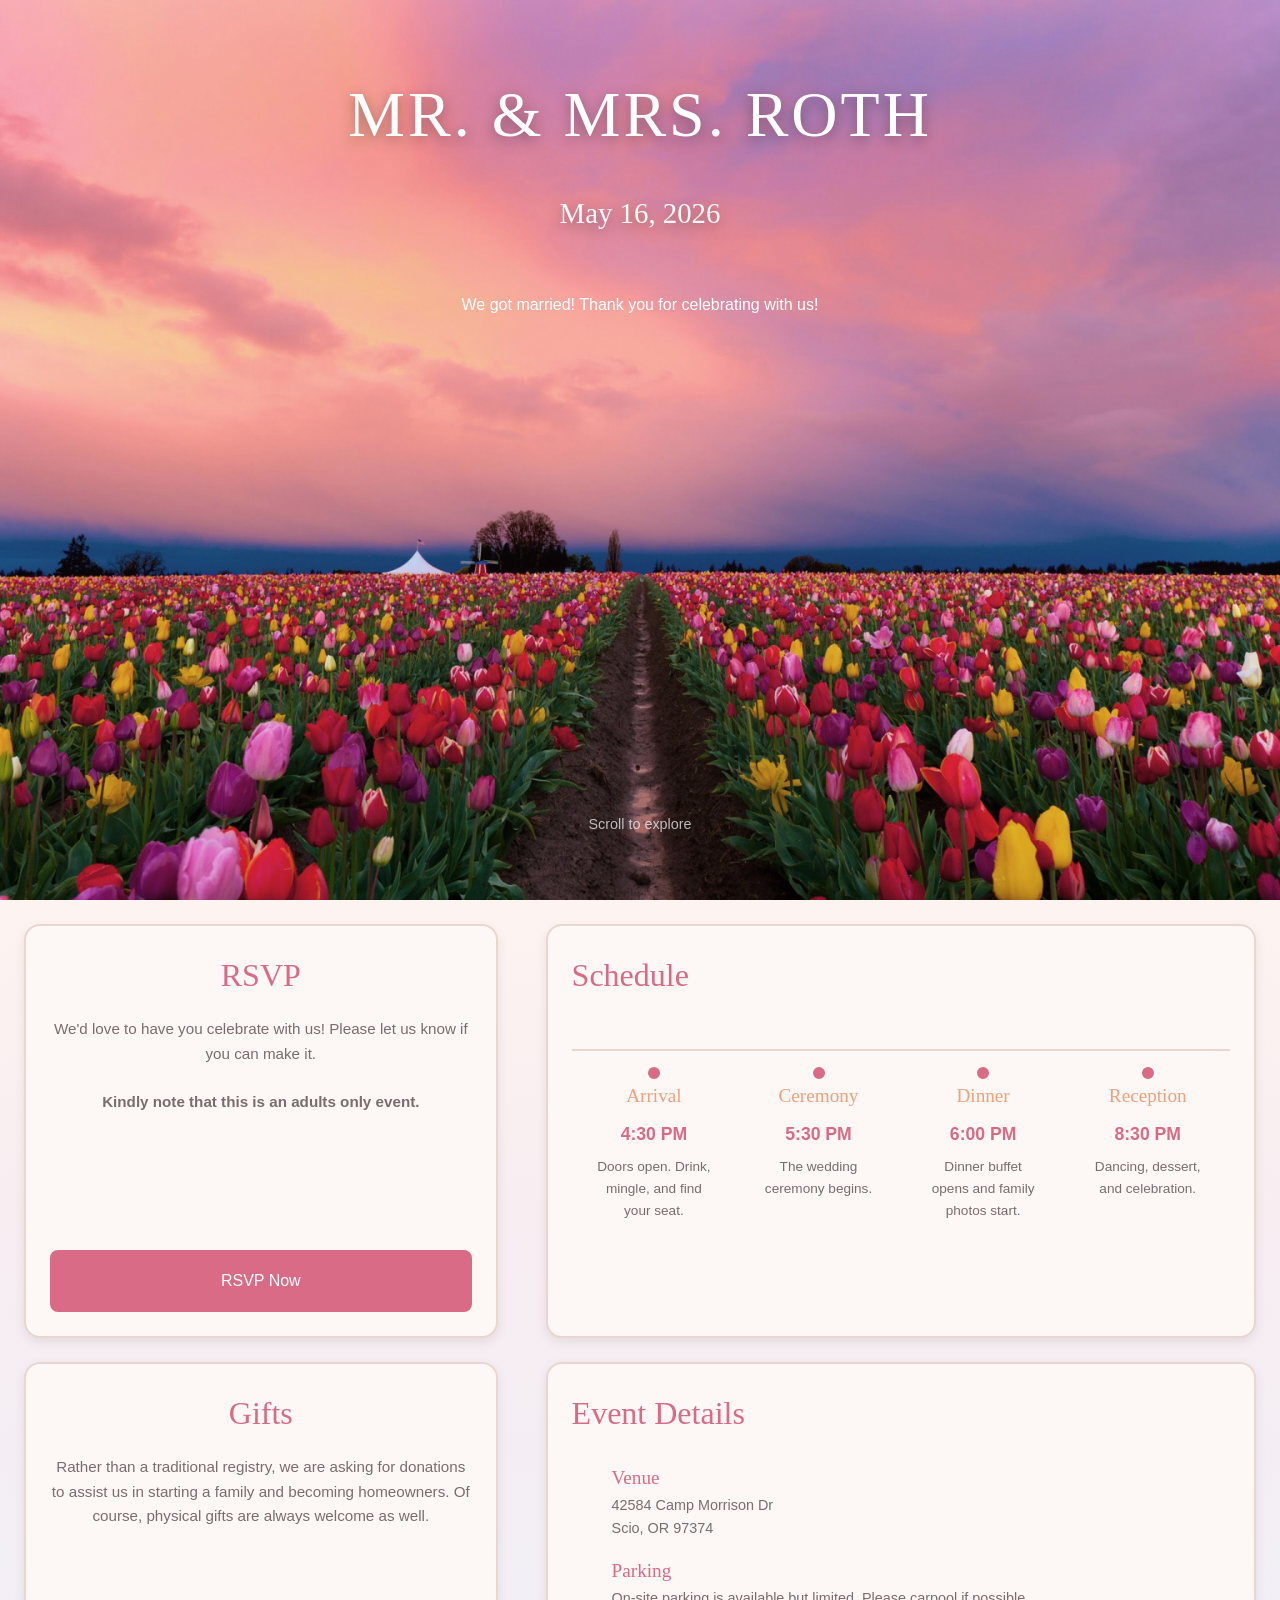
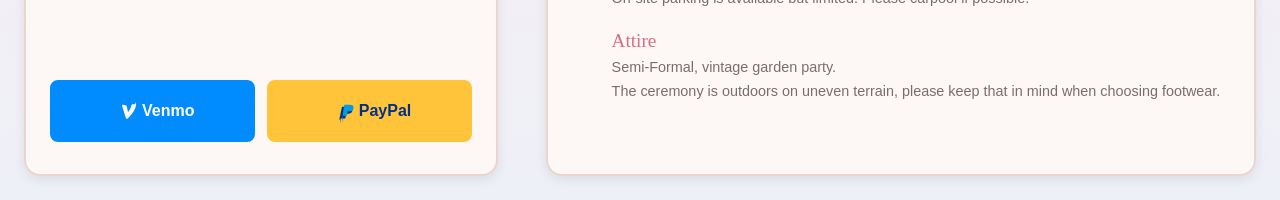
<file: index.html>
<!DOCTYPE html>
<html lang="en">

<head>
    <meta charset="UTF-8">
    <meta name="viewport" content="width=device-width, initial-scale=1.0">
    <title>Mr. & Mrs. Roth - 2026</title>
    <link rel="stylesheet" href="style.css">
</head>

<body>
    <!-- ========== HERO SECTION ========== -->
    <section class="section hero">
        <div class="hero-content">
            <div class="hero-title-wrapper">
                <h1 class="hero-title">Mr. & Mrs. Roth</h1>
                <p class="hero-subtitle">May 16, 2026</p>

                <!-- Countdown Timer -->
                <div class="countdown">
                    <div class="countdown-item">
                        <span class="countdown-value" id="days">0</span>
                        <span class="countdown-label">Days</span>
                    </div>
                    <div class="countdown-item">
                        <span class="countdown-value" id="hours">0</span>
                        <span class="countdown-label">Hours</span>
                    </div>
                    <div class="countdown-item">
                        <span class="countdown-value" id="minutes">0</span>
                        <span class="countdown-label">Minutes</span>
                    </div>
                    <div class="countdown-item">
                        <span class="countdown-value" id="seconds">0</span>
                        <span class="countdown-label">Seconds</span>
                    </div>
                </div>
            </div>
        </div>

        <!-- Scroll indicator -->
        <div class="scroll-indicator">
            <span>Scroll to explore</span>
        </div>
    </section>

    <!-- ========== MAIN CONTENT SECTION ========== -->
    <section class="section main-content">
        <div class="content-grid">
            <!-- LEFT COLUMN (1/3 width) -->
            <div class="content-column left-column">
                <!-- Left Card 1: RSVP -->
                <div class="card rsvp-card">
                    <h2>RSVP</h2>
                    <p>
                        We'd love to have you celebrate with us! Please let us know if you can make it.
                        <br>
                        <br>
                        <b>Kindly note that this is an adults only event.</b>
                    </p>
                    <a href="https://forms.gle/iLn6RCU9PXUyWr2C9" class="btn btn-primary" target="_blank">
                        RSVP Now
                    </a>
                </div>

                <!-- Left Card 2: Gifts -->
                <div class="card registry-card">
                    <h2>Gifts</h2>
                    <p class="registry-message">
                        Rather than a traditional registry, we are asking for donations to assist us in starting a
                        family and becoming homeowners. Of course, physical gifts are always welcome as well.
                    </p>
                    <div class="payment-buttons">
                        <a href="https://venmo.com/u/BenAndSydney" class="btn btn-venmo" target="_blank">
                            <svg class="payment-icon" viewBox="0 0 24 24" aria-hidden="true">
                                <path fill="#ffffff"
                                    d="M19.572 3.199c.292 1.676.292 3.406-.222 5.193-1.43 5.003-5.52 9.583-8.628 12.786-.74.763-1.877.418-2.13-.531L4.5 7.676c-.22-.823.52-1.56 1.339-1.34l2.903.707c.41.1.73.421.83.832l1.31 6.483c2.005-2.548 3.402-5.06 3.796-7.516.101-.628.636-1.04 1.26-1.04h2.634z" />
                            </svg>
                            <b>Venmo</b>
                        </a>
                        <a href="https://paypal.me/BenRoth0" class="btn btn-paypal" target="_blank">
                            <svg class="payment-icon" viewBox="0 0 24 24" aria-hidden="true">
                                <path fill="#003087"
                                    d="M7.076 21l.607-3.846H6.237c-.302 0-.454-.244-.396-.538L8.574 3.538c.093-.386.43-.653.825-.653h6.195c2.74 0 4.532 1.157 4.532 3.474 0 2.677-1.826 4.343-4.679 4.343h-2.267l-.72 4.56c-.058.36-.365.613-.73.613H7.076z" />
                                <path fill="#009cde"
                                    d="M9.544 21l.533-3.384h-1.09c-.303 0-.455-.244-.397-.538l2.46-15.54c.094-.387.43-.653.826-.653h5.38c2.476 0 4.09 1.047 4.09 3.148 0 2.426-1.656 3.94-4.246 3.94h-2.056l-.652 4.132c-.058.36-.365.613-.73.613H9.544z" />
                            </svg>
                            <b>PayPal</b>
                        </a>
                    </div>
                </div>
            </div>

            <!-- RIGHT COLUMN (2/3 width) -->
            <div class="content-column right-column">
                <!-- Right Card 1: Schedule -->
                <div class="card schedule-card">
                    <h2>Schedule</h2>
                    <div class="schedule-items">
                        <div class="schedule-item">
                            <h3>Arrival</h3>
                            <p class="time">4:30 PM</p>
                            <p class="description">Doors open. Drink, mingle, and find your seat.</p>
                        </div>

                        <div class="schedule-item">
                            <h3>Ceremony</h3>
                            <p class="time">5:30 PM</p>
                            <p class="description">The wedding ceremony begins.</p>
                        </div>

                        <div class="schedule-item">
                            <h3>Dinner</h3>
                            <p class="time">6:00 PM</p>
                            <p class="description">Dinner buffet opens and family photos start.</p>
                        </div>

                        <div class="schedule-item">
                            <h3>Reception</h3>
                            <p class="time">8:30 PM</p>
                            <p class="description">Dancing, dessert, and celebration.</p>
                        </div>
                    </div>
                </div>

                <!-- Right Card 2: Event Details -->
                <div class="card details-card">
                    <h2>Event Details</h2>
                    <div class="details-grid">
                        <div class="detail-item">
                            <h3>Venue</h3>
                            <p>42584 Camp Morrison Dr<br>Scio, OR 97374</p>
                        </div>
                        <div class="detail-item">
                            <h3>Parking</h3>
                            <p>On-site parking is available but limited. Please carpool if possible.</p>
                        </div>
                        <div class="detail-item">
                            <h3>Attire</h3>
                            <p>Semi-Formal, vintage garden party.<br>The ceremony is outdoors on uneven terrain, please keep
                                that in mind when choosing footwear.</p>
                        </div>
                    </div>
                </div>
            </div>
        </div>
    </section>

    <!-- ========== MOBILE-ONLY SECTIONS ========== -->

    <section class="section event-details-mobile">
        <div class="section-content">
            <div class="card details-card">
                <h2>Event Details</h2>
                <div class="details-grid">
                    <div class="detail-item">
                        <h3>Venue</h3>
                        <p>42584 Camp Morrison Dr<br>Scio, OR 97374</p>
                    </div>
                    <div class="detail-item">
                        <h3>Parking</h3>
                        <p>On-site parking is available but limited. Please carpool if possible.</p>
                    </div>
                    <div class="detail-item">
                        <h3>Attire</h3>
                        <p>Semi-Formal, vintage garden party.<br><br>The ceremony is outdoors on uneven terrain, please keep
                            that in mind when choosing footwear.</p>
                    </div>
                </div>
            </div>
        </div>
    </section>

    <section class="section schedule-mobile">
        <div class="section-content">
            <h2>Schedule</h2>
            <div class="schedule-items">
                <div class="schedule-item">
                    <h3>Arrival</h3>
                    <p class="time">4:30 PM</p>
                    <p class="description">Doors open. Drink, mingle, and find your seat.</p>
                </div>

                <div class="schedule-item">
                    <h3>Ceremony</h3>
                    <p class="time">5:30 PM</p>
                    <p class="description">The wedding ceremony begins.</p>
                </div>

                <div class="schedule-item">
                    <h3>Dinner</h3>
                    <p class="time">6:00 PM</p>
                    <p class="description">Dinner buffet opens and family photos start.</p>
                </div>

                <div class="schedule-item">
                    <h3>Reception</h3>
                    <p class="time">8:30 PM</p>
                    <p class="description">Dancing, dessert, and celebration.</p>
                </div>
            </div>
        </div>
    </section>

    <section class="section registry-mobile">
        <div class="section-content">
            <div class="card rsvp-card">
                <h2>RSVP</h2>
                <p>
                    We'd love to have you celebrate with us! Please let us know if you can make it.
                    <br>
                    <br>
                    <b>Kindly note that this is an adults only event.</b>
                    <br><br>
                </p>
                <a href="https://forms.gle/iLn6RCU9PXUyWr2C9" class="btn btn-primary" target="_blank">
                    RSVP Now
                </a>
            </div>

            <div class="card registry-card">
                <h2>Gifts</h2>
                <p class="registry-message">
                    Rather than a traditional registry, we are asking for donations to assist us in starting a family
                    and becoming homeowners. Of course, physical gifts are always welcome as well.
                </p>
                <div class="payment-buttons">
                    <a href="https://venmo.com/u/BenAndSydney" class="btn btn-venmo" target="_blank">
                        <svg class="payment-icon" viewBox="0 0 24 24" aria-hidden="true">
                            <path fill="#ffffff"
                                d="M19.572 3.199c.292 1.676.292 3.406-.222 5.193-1.43 5.003-5.52 9.583-8.628 12.786-.74.763-1.877.418-2.13-.531L4.5 7.676c-.22-.823.52-1.56 1.339-1.34l2.903.707c.41.1.73.421.83.832l1.31 6.483c2.005-2.548 3.402-5.06 3.796-7.516.101-.628.636-1.04 1.26-1.04h2.634z" />
                        </svg>
                        <b>Venmo</b>
                    </a>
                    <a href="https://paypal.me/BenRoth0" class="btn btn-paypal" target="_blank">
                        <svg class="payment-icon" viewBox="0 0 24 24" aria-hidden="true">
                            <path fill="#003087"
                                d="M7.076 21l.607-3.846H6.237c-.302 0-.454-.244-.396-.538L8.574 3.538c.093-.386.43-.653.825-.653h6.195c2.74 0 4.532 1.157 4.532 3.474 0 2.677-1.826 4.343-4.679 4.343h-2.267l-.72 4.56c-.058.36-.365.613-.73.613H7.076z" />
                            <path fill="#009cde"
                                d="M9.544 21l.533-3.384h-1.09c-.303 0-.455-.244-.397-.538l2.46-15.54c.094-.387.43-.653.826-.653h5.38c2.476 0 4.09 1.047 4.09 3.148 0 2.426-1.656 3.94-4.246 3.94h-2.056l-.652 4.132c-.058.36-.365.613-.73.613H9.544z" />
                        </svg>
                        <b>PayPal</b>
                    </a>
                </div>
            </div>
        </div>
    </section>

    <script src="script.js"></script>
</body>

</html>
</file>
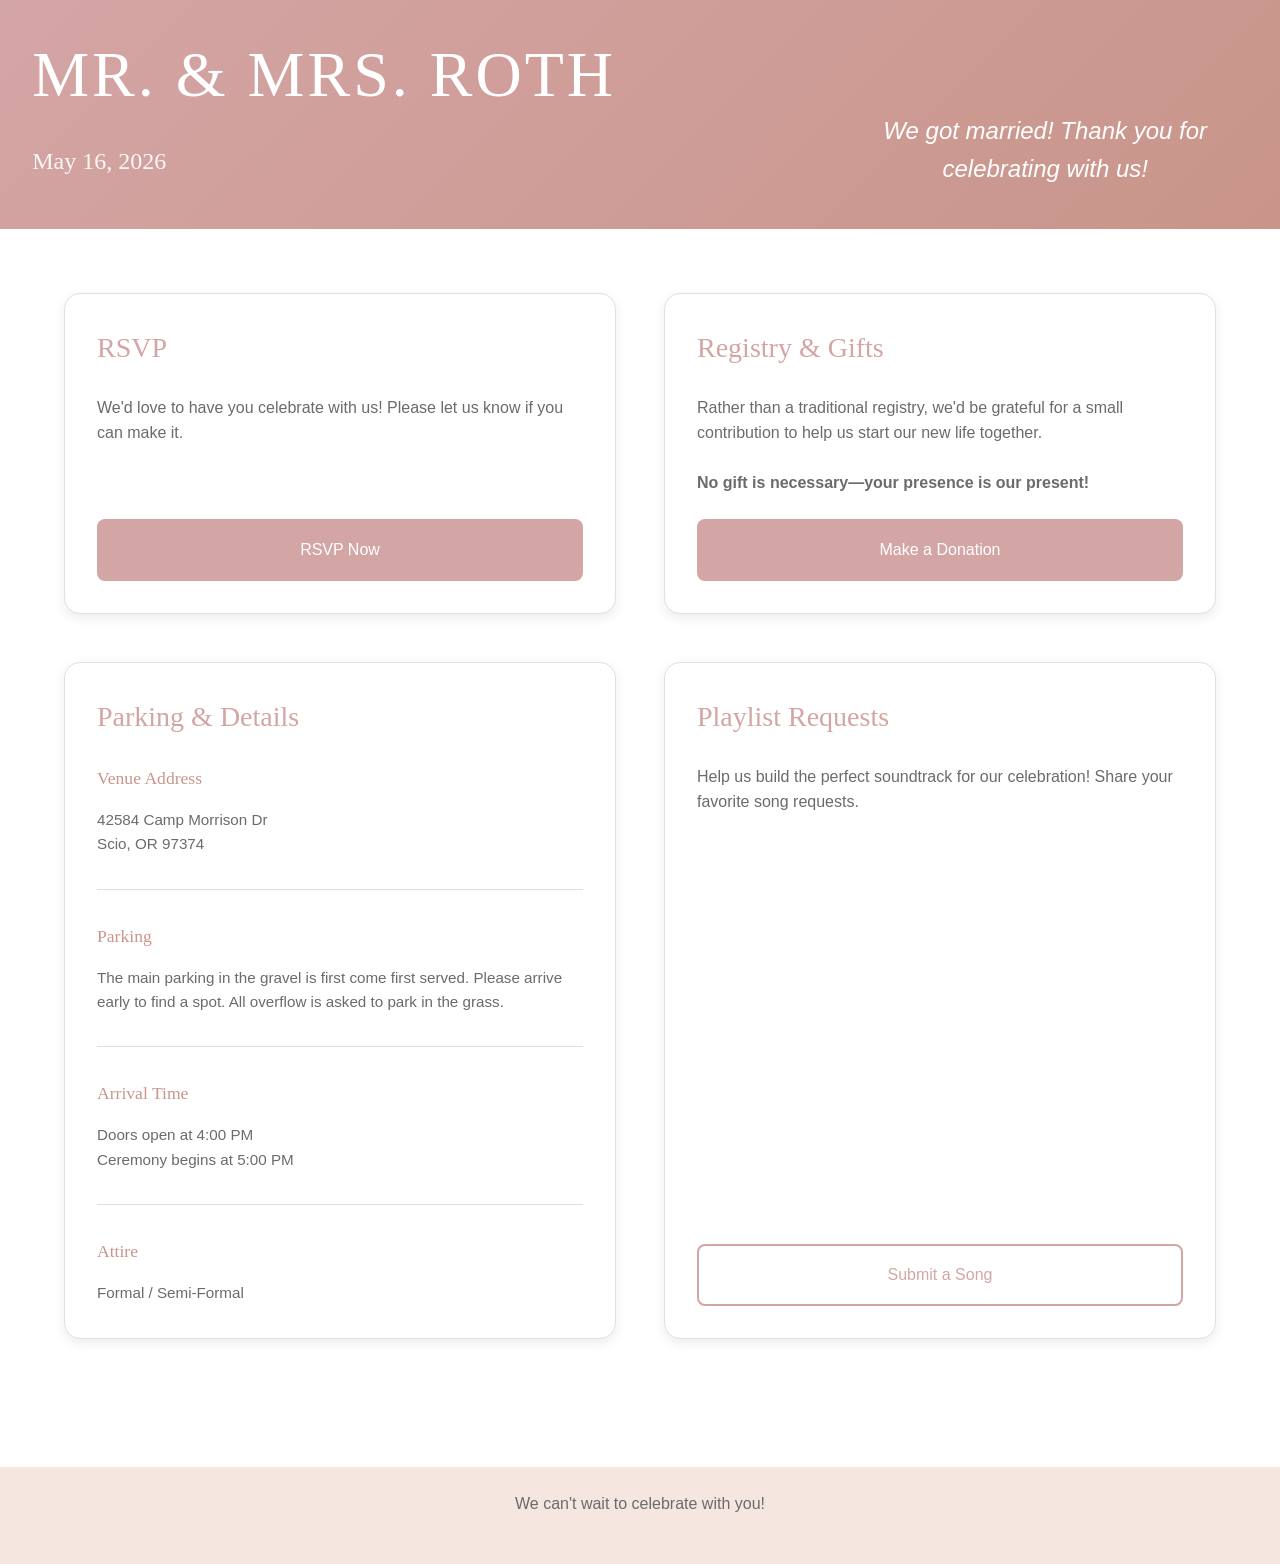
<file: site/index.html>
<!DOCTYPE html>
<html lang="en">
<head>
    <meta charset="UTF-8">
    <meta name="viewport" content="width=device-width, initial-scale=1.0">
    <title>Mr. & Mrs. Roth - 2026</title>
    <link rel="stylesheet" href="style.css">
</head>
<body>
    <!-- ========== HERO SECTION ========== -->
    <section class="hero">
        <div class="hero-content">
            <div class="hero-left">
                <h1 class="hero-title">Mr. & Mrs. Roth</h1>
                <p class="hero-subtitle">May 16, 2026</p>
            </div>
            <!-- Countdown Timer -->
            <div class="hero-right">
                <div class="countdown">
                    <div class="countdown-item">
                        <span class="countdown-value" id="days">0</span>
                        <span class="countdown-label">Days</span>
                    </div>
                    <div class="countdown-item">
                        <span class="countdown-value" id="hours">0</span>
                        <span class="countdown-label">Hours</span>
                    </div>
                    <div class="countdown-item">
                        <span class="countdown-value" id="minutes">0</span>
                        <span class="countdown-label">Minutes</span>
                    </div>
                    <div class="countdown-item">
                        <span class="countdown-value" id="seconds">0</span>
                        <span class="countdown-label">Seconds</span>
                    </div>
                </div>
            </div>
        </div>
    </section>

    <!-- ========== MAIN CONTENT GRID ========== -->
    <main class="container">
        <!-- TOP LEFT: RSVP Card -->
        <section class="card rsvp-card">
            <h2>RSVP</h2>
            <!-- EDIT: Replace Google Forms URL with your actual form link -->
            <p>We'd love to have you celebrate with us! Please let us know if you can make it.</p>
            <a href="https://forms.google.com/placeholder-rsvp-form" class="btn btn-primary" target="_blank">
                RSVP Now
            </a>
            <!-- OPTIONAL: Embedded Google Form
            If you prefer to embed a form instead of linking to it, uncomment the iframe below
            and replace the src URL with your Google Form embedding link.
            <iframe src="https://docs.google.com/forms/d/e/YOUR-FORM-ID/viewform?embedded=true" 
                    width="100%" height="400" frameborder="0" marginheight="0" marginwidth="0">
                Loading form...
            </iframe>
            -->
        </section>

        <!-- TOP RIGHT: Registry / Gifts Card -->
        <!-- EDIT: Customize the registry message and donation link -->
        <section class="card registry-card">
            <h2>Registry & Gifts</h2>
            <p>Rather than a traditional registry, we'd be grateful for a small contribution to help us start our new life together.</p>
            <p><strong>No gift is necessary—your presence is our present!</strong></p>
            <!-- EDIT: Replace placeholder donation link with your actual payment/donation service -->
            <a href="https://www.placeholder-donation-link.com" class="btn btn-primary" target="_blank">
                Make a Donation
            </a>
        </section>

        <!-- BOTTOM LEFT: Parking & Logistics Card -->
        <!-- EDIT: Replace all placeholder details with your actual venue information -->
        <section class="card logistics-card">
            <h2>Parking & Details</h2>
            <div class="detail-item">
                <h3>Venue Address</h3>
                <p>42584 Camp Morrison Dr<br>Scio, OR 97374</p>
            </div>
            <div class="detail-item">
                <h3>Parking</h3>
                <p>The main parking in the gravel is first come first served. Please arrive early to find a spot. All overflow is asked to park in the grass.</p>
            </div>
            <div class="detail-item">
                <h3>Arrival Time</h3>
                <p>Doors open at 4:00 PM<br>Ceremony begins at 5:00 PM</p>
            </div>
            <div class="detail-item">
                <h3>Attire</h3>
                <p>Formal / Semi-Formal</p>
            </div>
        </section>

        <!-- BOTTOM RIGHT: Playlist Requests Card -->
        <!-- EDIT: Change this section to FAQs, Accommodations, or other content as needed -->
        <section class="card playlist-card">
            <h2>Playlist Requests</h2>
            <p>Help us build the perfect soundtrack for our celebration! Share your favorite song requests.</p>
            <!-- EDIT: Replace with your actual playlist request link -->
            <a href="https://forms.google.com/placeholder-playlist-form" class="btn btn-secondary" target="_blank">
                Submit a Song
            </a>
        </section>
    </main>

    <!-- Footer (optional) -->
    <footer class="footer">
        <p>We can't wait to celebrate with you!</p>
    </footer>

    <!-- Link to JavaScript file -->
    <script src="script.js"></script>
</body>
</html>
</file>
<file: style.css>
/* ========== VARIABLES & RESET ========== */

:root {
    /* Spring Tulip Color Palette */
    --primary-color: #d96b86;
    --secondary-color: #fdf7f5;
    --accent: #f2a07b;
    --text-dark: #3b3437;
    --text-light: #7a6d70;
    --border-light: #ead6cf;
    --shadow: rgba(0,0,0,0.08);
    --page-background: linear-gradient(
        180deg,
        #fdf3f0 0%,
        #f7edf2 40%,
        #eef0f7 100%
    );
    
    /* Typography */
    --font-serif: 'Georgia', 'Garamond', serif;
    --font-sans: 'Segoe UI', 'Helvetica Neue', sans-serif;
    
    /* Spacing */
    --spacing-xs: 0.5rem;
    --spacing-sm: 1rem;
    --spacing-md: 1.5rem;
    --spacing-lg: 2rem;
    --spacing-xl: 3rem;
    --spacing-2xl: 4rem;
    
    /* Transitions */
    --transition: all 0.3s ease;
}

* {
    margin: 0;
    padding: 0;
    box-sizing: border-box;
}

html {
    scroll-behavior: smooth;
    scroll-snap-type: y mandatory;
}

body {
    font-family: var(--font-sans);
    color: var(--text-dark);
    background: var(--page-background);
    line-height: 1.6;
    margin: 0;
    padding: 0;
}

/* ========== TYPOGRAPHY ========== */

h1, h2, h3 {
    font-family: var(--font-serif);
    font-weight: normal;
    color: var(--text-dark);
}

h1 {
    font-size: clamp(2.5rem, 5vw, 4rem);
    letter-spacing: 2px;
    margin-bottom: var(--spacing-md);
}

h2 {
    font-size: clamp(1.5rem, 4vw, 2rem);
    margin-bottom: var(--spacing-lg);
    color: var(--primary-color);
}

h3 {
    font-size: clamp(1rem, 2.5vw, 1.2rem);
    margin-bottom: var(--spacing-sm);
    color: var(--accent);
}

p {
    color: var(--text-light);
    margin-bottom: var(--spacing-md);
    font-size: clamp(0.95rem, 2vw, 1rem);
}

/* ========== SECTIONS ========== */

.section {
    width: 100%;
    height: 100vh;
    height: 100svh;
    display: flex;
    flex-direction: column;
    align-items: center;
    justify-content: center;
    scroll-snap-align: start;
    scroll-snap-stop: always;
    position: relative;
}

.section-content {
    max-width: 900px;
    width: 100%;
    text-align: center;
    padding: var(--spacing-lg);
}

/* ========== HERO SECTION ========== */

.hero {
    background:
        linear-gradient(rgba(217,107,134,0.10), rgba(242,160,123,0.0)),
        url("tulips.jpg");
    background-size: cover;
    background-position: center;
    background-repeat: no-repeat;
    justify-content: start;
    color: white;
    padding: var(--spacing-2xl) var(--spacing-lg);
}

.hero-content {
    display: flex;
    flex-direction: column;
    align-items: center;
    justify-content: center;
    gap: var(--spacing-2xl);
}

.hero-title {
    color: white;
    text-transform: uppercase;
    letter-spacing: 3px;
    margin-bottom: 0;
    text-align: center;
    text-shadow: 0 4px 14px rgba(0,0,0,0.35);
}

.hero-title-wrapper {
    display: flex;
    flex-direction: column;
    align-items: center;
    gap: var(--spacing-md);
}

.hero-subtitle {
    color: rgba(255, 255, 255, 0.95);
    font-family: var(--font-serif);
    font-size: clamp(1.25rem, 3vw, 1.8rem);
    margin-bottom: 0;
    margin-top: 0;
    text-shadow: 0 4px 14px rgba(0,0,0,0.35);
}

/* ========== COUNTDOWN TIMER ========== */

.countdown {
    display: flex;
    flex-direction: row;
    justify-content: center;
    gap: var(--spacing-sm);
    flex-wrap: wrap;
    margin-top: var(--spacing-lg);
}

.countdown-item {
    display: flex;
    flex-direction: column;
    align-items: center;
    background: rgba(0, 0, 0, 0.15);
    padding: var(--spacing-md) var(--spacing-lg);
    border-radius: 12px;
    backdrop-filter: blur(10px);
    min-width: 70px;
}

.countdown-value {
    font-size: clamp(1.5rem, 3vw, 2.2rem);
    font-weight: bold;
    color: white;
    display: block;
    margin-bottom: var(--spacing-xs);
}

.countdown-label {
    font-size: 0.75rem;
    color: rgba(255, 255, 255, 0.8);
    text-transform: uppercase;
    letter-spacing: 1px;
}

/* Scroll Indicator */

.scroll-indicator {
    position: absolute;
    bottom: var(--spacing-2xl);
    left: 50%;
    transform: translateX(-50%);
    color: rgba(255, 255, 255, 0.7);
    font-size: 0.9rem;
    animation: bounce 2s infinite;
}

@keyframes bounce {
    0%, 100% {
        transform: translateX(-50%) translateY(0);
    }
    50% {
        transform: translateX(-50%) translateY(10px);
    }
}

/* ========== MAIN CONTENT SECTION (Desktop) ========== */

.main-content {
    background: var(--page-background);
    padding: var(--spacing-md);
    display: flex;
    align-items: center;
    justify-content: center;
    height: 100vh;
    height: 100svh;
    overflow: hidden;
    box-sizing: border-box;
}

.content-grid {
    display: grid;
    grid-template-columns: 2fr 3fr;
    gap: var(--spacing-xs);
    width: 100%;
    height: 100%;
    max-width: 1600px;
    box-sizing: border-box;
}

.content-column {
    display: grid;
    grid-template-rows: 1fr 1fr;
    gap: var(--spacing-md);
    height: 100%;
    width: 100%;
    min-height: 0;
}

.left-column {
    grid-template-columns: 1fr;
}

.right-column {
    grid-template-columns: 1fr;
}

/* ========== CARDS ========== */

.card {
    background: var(--secondary-color);
    border: 2px solid var(--border-light);
    border-radius: 16px;
    padding: var(--spacing-xs);
    box-shadow: 0 4px 12px var(--shadow);
    transition: var(--transition);
    display: flex;
    flex-direction: column;
    overflow-y: auto;
    min-height: 0;
}

.card:hover {
    border-color: var(--primary-color);
    box-shadow: 0 8px 20px rgba(0, 0, 0, 0.12);
}

.card h2 {
    color: var(--primary-color);
    margin-top: 0;
    margin-bottom: var(--spacing-sm);
}

.card p {
    flex-grow: 1;
    margin-bottom: var(--spacing-sm);
}

/* ========== EVENT DETAILS CARD ========== */

.details-grid {
    display: flex;
    flex-direction: column;
    width: 100%;
    text-align: left;
}

.detail-item {
    padding: var(--spacing-xs);
    margin-left: var(--spacing-lg);
}

.detail-item h3 {
    margin-bottom: 0;
    color: var(--primary-color);
}

.detail-item p {
    font-size: 0.9rem;
    color: var(--text-light);
    margin-bottom: 0;
}

/* ========== RSVP CARD ========== */

.rsvp-card {
    display: flex;
    flex-direction: column;
    justify-content: center;
    text-align: center;
}

.rsvp-card p {
    font-size: 0.95rem;
}

/* ========== PAYMENT BUTTONS ========== */

.payment-buttons {
    display: flex;
    flex-direction: row;
    gap: 0.75rem;
    justify-content: center;
    margin: 0.5rem 0;
}

.payment-buttons .btn {
    display: flex;
    flex: 1;
    align-items: center;
    justify-content: center;
    gap: 0.6rem;
}

.payment-icon {
    width: 22px;
    height: 22px;
    display: block;
    flex-shrink: 0;
}

.btn-paypal .payment-icon {
    transform: translateY(4px) translateX(7px);
}

.btn-venmo .payment-icon {
    transform: translateY(-1px) translateX(8px);
}

.btn.btn-venmo {
    background: #008CFF;
    border-color: #008CFF;
    color: white;
}

.btn.btn-venmo:hover {
    background: #0074d9;
    border-color: #0074d9;
}

.btn.btn-paypal {
    background: #FFC439;
    border-color: #FFC439;
    color: #003087;
    font-weight: 600;
}

.btn.btn-paypal:hover {
    background: #f4b72a;
    border-color: #f4b72a;
    color: #003087;
}

/* ========== SCHEDULE CARD TIMELINE ========== */

.schedule-items {
    position: relative;
    display: flex;
    justify-content: space-between;
    align-items: flex-start;
    padding-top: var(--spacing-lg);
}

.schedule-items::before {
    content: "";
    position: absolute;
    top: 32px;
    left: 0;
    right: 0;
    height: 2px;
    background: var(--border-light);
    z-index: 0;
}

.schedule-item {
    position: relative;
    text-align: center;
    flex: 1;
    padding-top: var(--spacing-lg);
}

.schedule-item::before {
    content: "";
    position: absolute;
    top: 15px;
    left: 50%;
    transform: translateX(-50%);
    width: 12px;
    height: 12px;
    border-radius: 50%;
    background: var(--primary-color);
    border: 3px solid var(--secondary-color);
    z-index: 1;
}

.schedule-item h3 {
    margin-bottom: var(--spacing-xs);
}

.schedule-item .time {
    font-size: 1.1rem;
    color: var(--primary-color);
    font-weight: bold;
    margin-bottom: var(--spacing-xs);
}

.schedule-item .description {
    font-size: 0.85rem;
    color: var(--text-light);
    padding: 0 var(--spacing-md);
}

.schedule-item:hover::before {
    transform: translateX(-50%) scale(1.2);
}

/* ========== REGISTRY CARD ========== */

.registry-card {
    display: flex;
    flex-direction: column;
    justify-content: center;
    text-align: center;
}

.registry-card h2 {
    color: var(--primary-color);
}

.registry-card p {
    color: var(--text-light);
}

.registry-message {
    font-size: 0.95rem;
}

.registry-emphasis {
    font-size: 0.9rem;
    color: var(--text-light);
    margin-bottom: var(--spacing-lg);
}

/* ========== BUTTONS ========== */

.btn {
    display: inline-block;
    padding: var(--spacing-sm) var(--spacing-lg);
    border-radius: 8px;
    text-decoration: none;
    font-weight: 500;
    text-align: center;
    cursor: pointer;
    transition: var(--transition);
    font-size: clamp(0.95rem, 2vw, 1rem);
    border: 2px solid var(--primary-color);
    background: var(--primary-color);
    color: white;
}

.btn:hover {
    background: var(--accent);
    border-color: var(--accent);
    transform: translateY(-2px);
    box-shadow: 0 6px 16px rgba(212, 165, 165, 0.3);
}

.btn-primary {
    background: var(--primary-color);
    color: white;
}

.btn-primary:hover {
    background: var(--accent);
}

/* ========== MOBILE-ONLY SECTIONS ========== */

.details-mobile,
.schedule-mobile,
.registry-mobile,
.event-details-mobile {
    display: none;
    background: transparent;
}

.details-mobile .section-content {
    display: flex;
    flex-direction: column;
    gap: var(--spacing-lg);
    padding: var(--spacing-lg);
}

.details-mobile .card {
    width: 100%;
}

.details-mobile .details-card {
    margin-bottom: 0;
}

.details-mobile .rsvp-card {
    text-align: center;
}

.schedule-mobile .section-content {
    display: flex;
    flex-direction: column;
    padding: var(--spacing-lg);
}

.registry-mobile .section-content {
    display: flex;
    flex-direction: column;
    align-items: center;
    justify-content: center;
    padding: var(--spacing-lg);
    gap: var(--spacing-sm);
}

.registry-mobile h2 {
    color: var(--primary-color);
}

.registry-mobile p {
    color: var(--text-light);
}

/* ========== RESPONSIVE DESIGN ========== */

@media (min-width: 1024px) {
    .main-content {
        height: 100vh;
        height: 100svh;
    }

    .content-grid {
        gap: var(--spacing-xl);
    }

    .card {
        padding: var(--spacing-md);
    }
}

@media (max-width: 1023px) and (orientation: landscape) {
    .section {
        height: 100vh;
        height: 100svh;
    }

    .main-content {
        height: 100vh;
        height: 100svh;
    }

    .content-grid {
        gap: var(--spacing-lg);
    }

    .card {
        padding: var(--spacing-md);
    }

    h2 {
        font-size: 1.4rem;
        margin-bottom: var(--spacing-md);
    }
}

@media (max-width: 768px) {
    body {
        background: var(--page-background);
        background-repeat: no-repeat;
        background-size: 100% 100%;
    }

    .main-content {
        display: none;
    }

    .schedule-mobile,
    .details-mobile,
    .registry-mobile,
    .event-details-mobile {
        display: flex;
    }

    .section-content {
        padding: var(--spacing-xs);
        max-width: 100%;
    }

    .details-mobile .section-content {
        display: flex;
        flex-direction: column;
        gap: var(--spacing-md);
        padding: var(--spacing-md);
        height: 100%;
        overflow-y: auto;
    }

    .details-mobile .card {
        flex: 1;
        min-height: 0;
    }

    .schedule-mobile .section-content {
        padding: var(--spacing-xs);
    }

    .registry-mobile .section-content {
        padding: var(--spacing-xs);
        text-align: center;
    }

    .card {
        padding: var(--spacing-sm);
        border-radius: 12px;
    }

    .details-grid {
        grid-template-columns: 1fr;
        gap: var(--spacing-sm);
    }

    .detail-item {
        padding: var(--spacing-sm);
    }

    .schedule-items {
        flex-direction: column;
        align-items: flex-start;
        padding-left: var(--spacing-lg);
    }

    .schedule-items::before {
        top: 0;
        bottom: 0;
        left: 8px;
        right: auto;
        width: 2px;
        height: auto;
    }

    .schedule-item {
        text-align: left;
        padding-left: var(--spacing-lg);
        padding-top: 0;
        margin-bottom: var(--spacing-lg);
    }

    .schedule-item::before {
        top: 6px;
        left: 0;
        transform: none;
    }

    .schedule-item:hover::before {
        transform: scale(1.2);
    }

    h2 {
        font-size: 1.3rem;
        margin-bottom: var(--spacing-md);
    }

    .countdown {
        gap: 0.5rem;
    }

    .countdown-item {
        padding: var(--spacing-sm) var(--spacing-md);
        min-width: 50px;
    }

    .countdown-value {
        font-size: 1.3rem;
        margin-bottom: var(--spacing-xs);
    }

    .countdown-label {
        font-size: 0.65rem;
    }

    .scroll-indicator {
        font-size: 0.75rem;
        bottom: var(--spacing-lg);
    }

    .btn {
        display: block;
        width: 100%;
        max-width: 300px;
        margin-left: auto;
        margin-right: auto;
    }
    
    .payment-buttons {
        flex-direction: column;
    }

    .registry-message {
        font-size: 0.9rem;
    }

    .registry-emphasis {
        font-size: 0.85rem;
    }
}

@media (max-width: 480px) {
    :root {
        --spacing-lg: 1.5rem;
        --spacing-xl: 2rem;
        --spacing-2xl: 2.5rem;
    }

    .schedule-mobile,
    .details-mobile,
    .registry-mobile,
    .event-details-mobile {
        display: flex;
    }

    .section {
        padding: var(--spacing-lg) var(--spacing-sm);
    }

    .section-content {
        padding: 0;
    }
    
    .card {
        padding: var(--spacing-xs) var(--spacing-sm);
    }

    .details-grid {
        grid-template-columns: 1fr;
        gap: var(--spacing-sm);
    }

    .schedule-items {
        margin: 0;
        gap: var(--spacing-sm);
    }

    .schedule-item {
        margin: 0;
    }

    .schedule-item .description {
        margin: 0;
    }

    h1 {
        font-size: 2.2rem;
        letter-spacing: 1px;
    }

    h2 {
        font-size: 1.2rem;
    }

    .countdown {
        gap: 0.5rem;
    }

    .countdown-item {
        padding: var(--spacing-sm);
        min-width: 45px;
    }

    .btn {
        padding: var(--spacing-sm) var(--spacing-md);
    }

    .rsvp-card p,
    .registry-message {
        font-size: 0.9rem;
    }
}

/* ========== PRINT STYLES ========== */

@media print {
    .countdown {
        display: none;
    }

    .scroll-indicator {
        display: none;
    }
}
</file>
<file: site/style.css>
/* ========== VARIABLES & RESET ========== */

:root {
    /* Color Palette */
    --primary-color: #d4a5a5;      /* Soft rose */
    --secondary-color: #f5e6e0;    /* Cream/off-white */
    --text-dark: #3d3d3d;          /* Dark gray */
    --text-light: #6b6b6b;         /* Medium gray */
    --accent: #c9958a;             /* Muted mauve */
    --border-light: #e8ddd8;       /* Light taupe */
    --shadow: rgba(0, 0, 0, 0.08); /* Subtle shadow */
    
    /* Typography */
    --font-serif: 'Georgia', 'Garamond', serif;
    --font-sans: 'Segoe UI', 'Helvetica Neue', sans-serif;
    
    /* Spacing */
    --spacing-xs: 0.5rem;
    --spacing-sm: 1rem;
    --spacing-md: 1.5rem;
    --spacing-lg: 2rem;
    --spacing-xl: 3rem;
    --spacing-2xl: 4rem;
    
    /* Transitions */
    --transition: all 0.3s ease;
}

* {
    margin: 0;
    padding: 0;
    box-sizing: border-box;
}

html {
    scroll-behavior: smooth;
}

body {
    font-family: var(--font-sans);
    color: var(--text-dark);
    background-color: #ffffff;
    line-height: 1.6;
}

/* ========== TYPOGRAPHY ========== */

h1, h2, h3 {
    font-family: var(--font-serif);
    font-weight: normal;
    color: var(--text-dark);
}

h1 {
    font-size: 3.5rem;
    letter-spacing: 2px;
    margin-bottom: var(--spacing-sm);
}

h2 {
    font-size: 1.75rem;
    margin-bottom: var(--spacing-md);
    color: var(--accent);
}

h3 {
    font-size: 1.1rem;
    margin-bottom: var(--spacing-xs);
}

p {
    color: var(--text-light);
    margin-bottom: var(--spacing-md);
}

/* ========== HERO SECTION ========== */

.hero {
    background: linear-gradient(135deg, var(--primary-color) 0%, var(--accent) 100%);
    color: white;
    padding: var(--spacing-md) var(--spacing-sm);
    text-align: center;
    width: 100%;
    min-height: 20vh;
    display: flex;
    align-items: center;
    justify-content: center;
}

.hero-content {
    display: flex;
    align-items: center;
    justify-content: space-evenly;
    flex-direction: row;
    gap: var(--spacing-2xl);
}

.hero-left {
    flex: 2;
    display: flex;
    flex-direction: column ;
    text-align: left;
}

.hero-right {
    flex: 1;
    display: flex;
    align-self: end;
    justify-content: center;
    padding: var(--spacing-sm);
}

.hero-title {
    color: white;
    font-size: clamp(2.5rem, 10vw, 4rem);
    margin-bottom: var(--spacing-sm);
    text-transform: uppercase;
    letter-spacing: 3px;
}

.hero-subtitle {
    color: rgba(255, 255, 255, 0.9);
    font-size: 1.5rem;
    /* margin-bottom: var(--spacing-2xl); */
    font-family: var(--font-serif);
    font-weight: normal;
}

/* ========== COUNTDOWN TIMER ========== */

.countdown {
    display: flex;
    flex-direction: row;
    justify-content: center;
    gap: var(--spacing-sm);
    flex-wrap: nowrap;
    margin-top: 0;
}

.countdown-item {
    display: flex;
    flex-direction: column;
    align-items: center;
    background: rgba(255, 255, 255, 0.15);
    padding: var(--spacing-sm) var(--spacing-md);
    border-radius: 12px;
    backdrop-filter: blur(10px);
    min-width: 70px;
}

.countdown-value {
    font-size: 1.8rem;
    font-weight: bold;
    color: white;
    display: block;
    margin-bottom: var(--spacing-xs);
}

.countdown-label {
    font-size: 0.85rem;
    color: rgba(255, 255, 255, 0.8);
    text-transform: uppercase;
    letter-spacing: 1px;
}

.countdown-expired {
    text-align: center;
    color: white;
    font-size: 1.5rem;
    margin-top: var(--spacing-xl);
    font-style: italic;
}

/* ========== MAIN CONTAINER & GRID ========== */

.container {
    max-width: 1200px;
    margin: 0 auto;
    padding: var(--spacing-2xl) var(--spacing-md);
    display: grid;
    grid-template-columns: 1fr 1fr;
    gap: var(--spacing-xl);
}

/* ========== CARDS ========== */

.card {
    background: white;
    border: 1px solid var(--border-light);
    border-radius: 16px;
    padding: var(--spacing-lg);
    box-shadow: 0 4px 12px var(--shadow);
    transition: var(--transition);
    display: flex;
    flex-direction: column;
}

.card:hover {
    box-shadow: 0 8px 20px rgba(0, 0, 0, 0.12);
    transform: translateY(-2px);
}

.card h2 {
    color: var(--primary-color);
}

.card p {
    flex-grow: 1;
    margin-bottom: var(--spacing-md);
}

/* Card-specific styling */
.rsvp-card, .registry-card, .logistics-card, .playlist-card {
    min-height: 300px;
}

/* ========== DETAIL ITEMS (for Logistics) ========== */

.detail-item {
    margin-bottom: var(--spacing-lg);
    padding-bottom: var(--spacing-lg);
    border-bottom: 1px solid var(--border-light);
}

.detail-item:last-child {
    border-bottom: none;
    margin-bottom: 0;
    padding-bottom: 0;
}

.detail-item h3 {
    color: var(--accent);
    margin-bottom: var(--spacing-sm);
}

.detail-item p {
    margin-bottom: 0;
    font-size: 0.95rem;
}

/* ========== BUTTONS ========== */

.btn {
    display: inline-block;
    padding: var(--spacing-sm) var(--spacing-lg);
    border-radius: 8px;
    text-decoration: none;
    font-weight: 500;
    text-align: center;
    border: none;
    cursor: pointer;
    transition: var(--transition);
    font-size: 1rem;
    border: 2px solid transparent;
}

.btn-primary {
    background: var(--primary-color);
    color: white;
}

.btn-primary:hover {
    background: var(--accent);
    transform: translateY(-2px);
    box-shadow: 0 4px 12px rgba(212, 165, 165, 0.3);
}

.btn-secondary {
    background: transparent;
    color: var(--primary-color);
    border: 2px solid var(--primary-color);
}

.btn-secondary:hover {
    background: var(--secondary-color);
    border-color: var(--accent);
    color: var(--accent);
}

/* ========== FOOTER ========== */

.footer {
    background: var(--secondary-color);
    text-align: center;
    padding: var(--spacing-md) var(--spacing-md);
    margin-top: var(--spacing-2xl);
    color: var(--text-light);
}

/* ========== RESPONSIVE DESIGN ========== */

/* Tablet and smaller desktop */
@media (max-width: 768px) {
    :root {
        --spacing-xl: 2rem;
        --spacing-2xl: 2.5rem;
    }

    h1 {
        font-size: 2.5rem;
    }

    h2 {
        font-size: 1.5rem;
    }
    
    .hero-subtitle {
        font-size: 1.25rem;
    }

    .hero-content {
        flex-direction: column;
        text-align: center;
    }

    .hero-left {
        text-align: center;
    }

    .hero-right {
        width: 100%;
    }

    .countdown {
        gap: var(--spacing-md);
        flex-direction: row;
        flex-wrap: wrap;
        justify-content: center;
    }

    .countdown-item {
        padding: var(--spacing-md) var(--spacing-md);
        min-width: 75px;
    }

    .countdown-value {
        font-size: 2rem;
    }

    .container {
        grid-template-columns: 1fr;
        gap: var(--spacing-lg);
    }

    .card {
        padding: var(--spacing-md);
        min-height: auto;
    }
}

/* Mobile */
@media (max-width: 480px) {
    :root {
        --spacing-lg: 1.5rem;
        --spacing-xl: 1.5rem;
        --spacing-2xl: 2rem;
    }

    h1 {
        font-size: 2rem;
        letter-spacing: 1px;
    }

    h2 {
        font-size: 1.3rem;
    }

    .hero {
        min-height: 35vh;
        padding: var(--spacing-xl) 0;
    }

    .hero-content {
        flex-direction: column;
        text-align: center;
    }

    .hero-right {
        padding: 0;
    }

    .hero-title {
        font-size: 2rem;
    }

    .hero-subtitle {
        font-size: 1rem;
    }

    .countdown {
        gap: var(--spacing-xs);
        flex-direction: row;
        flex-wrap: wrap;
        justify-content: center;
    }

    .countdown-item {
        padding: var(--spacing-sm) var(--spacing-sm);
        min-width: 50px;
    }

    .countdown-value {
        font-size: 1.3rem;
    }

    .countdown-label {
        font-size: 0.7rem;
    }

    .container {
        padding: var(--spacing-lg) var(--spacing-sm);
        gap: var(--spacing-md);
    }

    .card {
        padding: var(--spacing-md) var(--spacing-sm);
    }

    .btn {
        width: 100%;
        padding: var(--spacing-sm) var(--spacing-md);
    }

    .detail-item {
        margin-bottom: var(--spacing-md);
        padding-bottom: var(--spacing-md);
    }
}

/* ========== PRINT STYLES ========== */

@media print {
    .countdown {
        display: none;
    }
}
</file>
